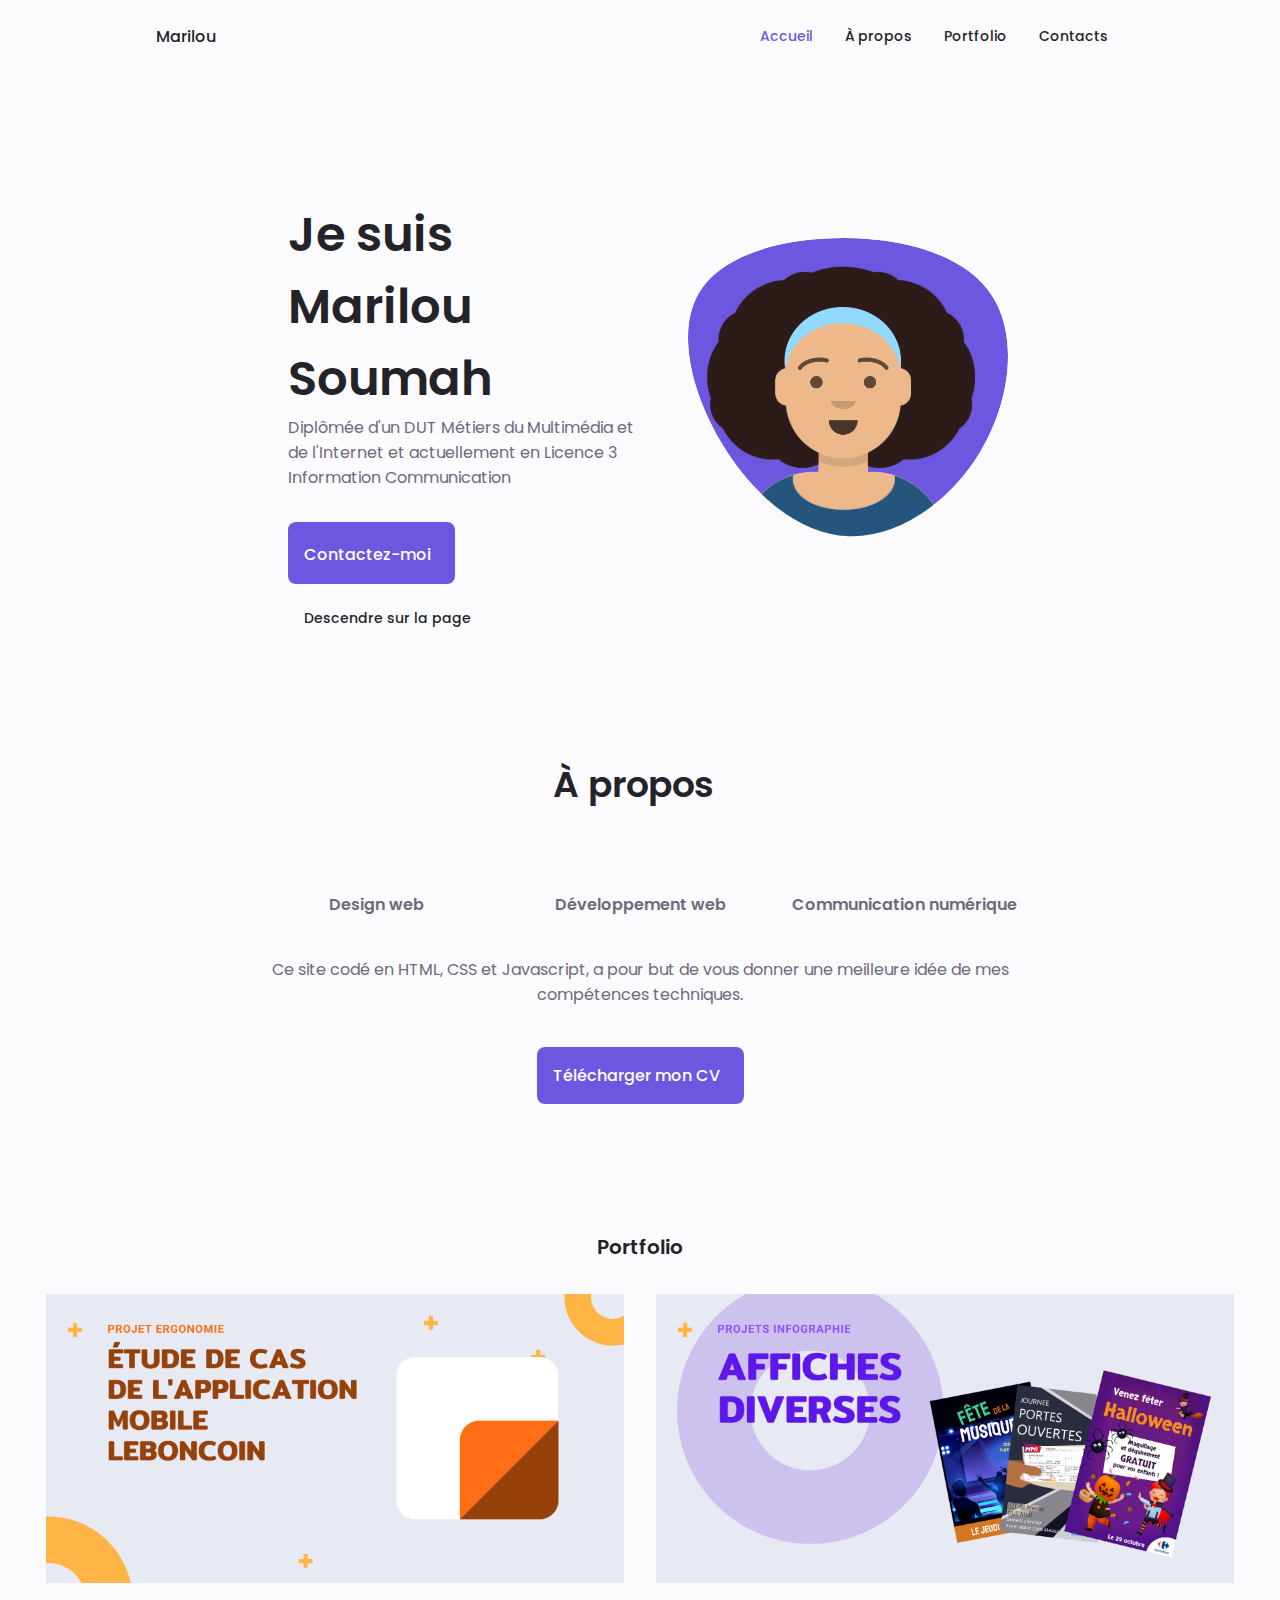
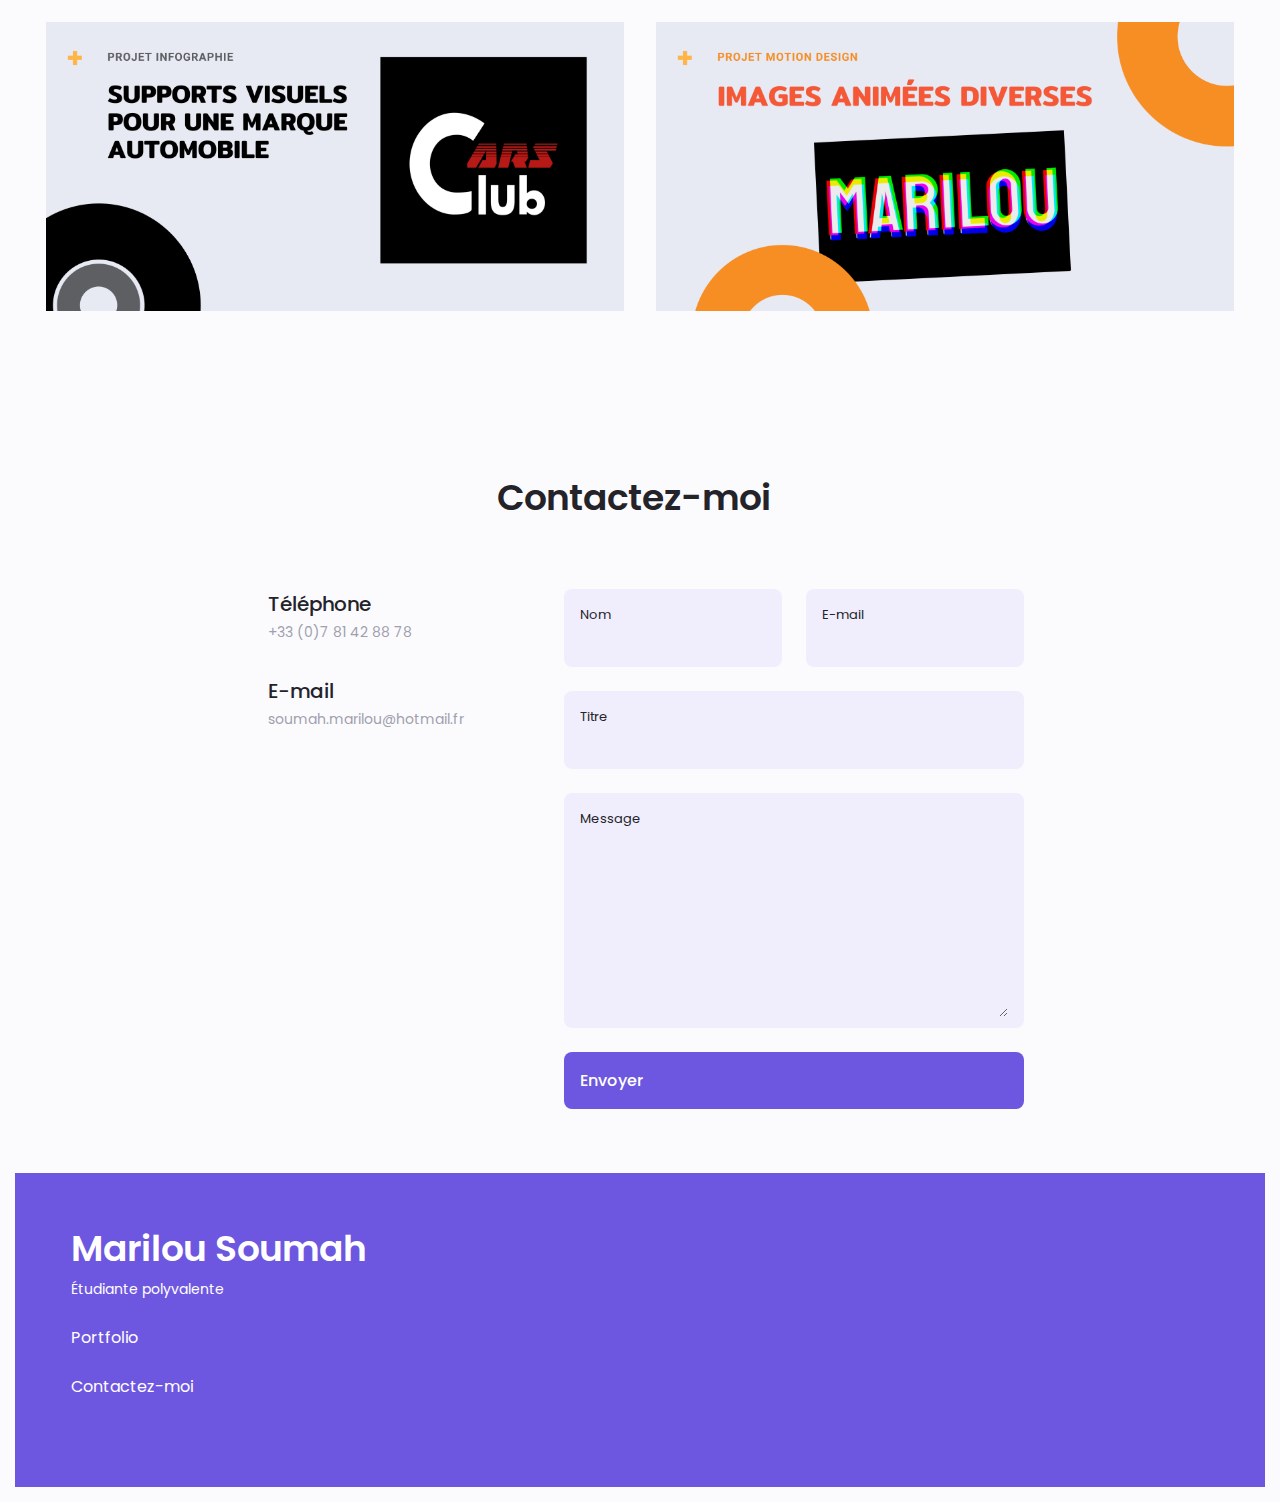
<file: index.html>
<!DOCTYPE html>
    <html lang="en">
    <head>
        <meta charset="UTF-8">
        <meta name="viewport" content="width=device-width, initial-scale=1.0">

        <!--==================== UNICONS ====================-->
        <link rel="stylesheet" href="https://unicons.iconscout.com/release/v4.0.0/css/line.css">
        
        <!--==================== SWIPER CSS ====================-->
        <link rel="stylesheet" href="">
        
        <!--==================== CSS ====================-->
        <link rel="stylesheet" href="assets/css/styles.css">

        <title>Responsive Portfolio Website</title>
    </head>
    <body>
        <!--==================== HEADER ====================-->
        <header class="header" id="header">
            <nav class="nav container">
              <a href="" class="nav_logo">Marilou</a>
            

            <div class="nav_menu" id="nav-menu">
                <ul class="nav_list grid">
                    <li class="nav_item">
                        <a href="#home" class="nav_link active-link">
                            <i class="uil uil-estate nav_icon"></i>Accueil
                        </a>
                    </li>
                    <li class="nav_item">
                        <a href="#about" class="nav_link">
                            <i class="uil uil-user nav_icon"></i>À  propos
                        </a>
                    </li>
                    <li class="nav_item">
                        <a href="#portfolio" class="nav_link">
                            <i class="uil uil-scenery nav_icon"></i> Portfolio
                        </a>
                    </li>
                    <li class="nav_item">
                        <a href="#contact" class="nav_link">
                            <i class="uil uil-envelope-check nav_icon"></i> Contacts
                        </a>
                    </li>
                </ul>
                <i class="uil uil-times nav_close" id="nav-close"></i>
            </div>

            <div class="nav_btns">
                <div class="nav_toggle" id="nav-toggle">
                    <i class="uil uil-apps"></i>
                </div>
            </div>
        </nav>
        </header>

        <!--==================== MAIN ====================-->
        <main class="main">
            <!--==================== HOME ====================-->
            <section class="home section" id="home">
                <div class="home_container container grid">
                    <div class="home_content grid">
                        <div class="home_social">
                            <a href="https://www.linkedin.com/in/marilou-soumah-67598a177" target="_blank" class="home_social-icon">
                               <i class="uil uil-linkedin"></i>
                            </a>
                        </div>

                        <div class="home_img">
                            <svg class="home_blob" viewBox="0 0 200 187" xmlns="http://www.w3.org/2000/svg" xmlns:xlink="http://www.w3.org/1999/xlink">
                                <mask id="mask0" mask-type="alpha">
                                    <path d="M190.312 36.4879C206.582 62.1187 201.309 102.826 182.328 134.186C163.346 165.547 
                                    130.807 187.559 100.226 186.353C69.6454 185.297 41.0228 161.023 21.7403 129.362C2.45775 
                                    97.8511 -7.48481 59.1033 6.67581 34.5279C20.9871 10.1032 59.7028 -0.149132 97.9666 
                                    0.00163737C136.23 0.303176 174.193 10.857 190.312 36.4879Z"/>
                                </mask>
                                <g mask="url(#mask0)">
                                    <path d="M190.312 36.4879C206.582 62.1187 201.309 102.826 182.328 134.186C163.346 
                                    165.547 130.807 187.559 100.226 186.353C69.6454 185.297 41.0228 161.023 21.7403 
                                    129.362C2.45775 97.8511 -7.48481 59.1033 6.67581 34.5279C20.9871 10.1032 59.7028 
                                    -0.149132 97.9666 0.00163737C136.23 0.303176 174.193 10.857 190.312 36.4879Z"/>
                                
                                    <image class="home_blob-img" x='12' y='18' href="assets/img/avatar.png"/>
                                </g>
                            </svg>
                        </div>

                        <div class="home_data">
                            <h1 class="home_title">Je suis Marilou Soumah</h1>
                            <p class="home_description">Diplômée d'un DUT Métiers du Multimédia et de l'Internet et actuellement en Licence 3 Information Communication
                            </p>
                            <a href="#contact" class="button button-flex">Contactez-moi
                                <i class="uil uil-envelope-check button_icon"></i>
                            </a>
                        </div>
                    </div>
                        <div class="home_scroll">
                            <a href="#about" class="home_scroll-button button--flex">
                                <i class="uil uil-mouse home_scroll-mouse"></i>
                                <span class="home_scroll-name">Descendre sur la page</span>
                                <i class="uil uil-arrow-down home_scroll-arrow"></i>
                            </a>
                        </div>
                    
                </div>
            </section>

            <!--==================== ABOUT ====================-->
            <section class="about section" id="about">
                <h2 class="section_title">À propos</h2>
                <div class="about_container container grid">
                    <div>
                    <div class="about_info">
                        <div>
                            <span class="about_info-title"><i class="uil uil-palette designweb_icon"></i></span>
                            <span class="about_info-name">Design web</span>
                        </div>
                        <div>
                            <span class="about_info-title"><i class="uil uil-brackets-curly devweb_icon"></i></span>
                            <span class="about_info-name">Développement web</span>
                        </div>
                        <div>
                            <span class="about_info-title"><i class="uil uil-comment comnum_icon"></i></span>
                            <span class="about_info-name">Communication numérique</span>
                        </div>
                    </div>
                    <div class="about_data">
                        <p class="about_description">Ce site codé en HTML, CSS et Javascript, a pour but de vous donner une meilleure idée de mes compétences techniques. </p>
                        <div class="about_button">
                            <a download="" href="assets/pdf/CV_Marilou-Soumah.pdf" class="button button--flex">Télécharger mon CV
                                <i class="uil uil-download-alt button_icon"></i>
                            </a>
                        </div>
                    </div>
                    </div>
                </div>
            </section>
                   

            <!--==================== PORTFOLIO ====================-->
            <section class="portfolio section" id="portfolio">

            <!-- title and tag -->
    <div class="container_portfolio">
        <h2 class="portfolio_title">Portfolio</h2>
  
        <!-- Content of the body-->
        <div class="row">
            <div class="column">
                <div class="content_portfolio">
                    <a href="projetergo.html"><img src="assets/img/ergonomie.png"
                        alt="" style="width:100%"></a>
                </div>
            </div>
             
            <div class="column">
                <div class="content_portfolio">
                    <a href="affiches.html"><img src="assets/img/infographie.png"
                        alt="" style="width:100%"></a>
                </div>
            </div>
             
            <div class="column">
                <div class="content_portfolio">
                    <a href="carsclub.html"><img src="assets/img/infographiecars.png"
                        alt="" style="width:100%"></a>
                </div>
            </div>
             
            <div class="column">
                <div class="content_portfolio">
                    <a href="motiondesign.html"><img src="assets/img/motiondesign.png"
                        alt="" style="width:100%"></a>
                </div>
            </div>
        </div>
    </div>
</section>

            <!--==================== CONTACT ME ====================-->
            <section class="contact section" id="contact">
                <h2 class="section_title">Contactez-moi</h2>
                <div class="contact_container container grid">
                    <div>
                        <div class="contact_information">
                            <i class="uil uil-phone contact_icon"></i>
                            <div>
                                <h3 class="contact_title">Téléphone</h3>
                                <span class="contact_subtitle">+33 (0)7 81 42 88 78</span>
                            </div>
                        </div>

                        <div class="contact_information">
                            <i class="uil uil-envelope contact_icon"></i>
                            <div>
                                <h3 class="contact_title">E-mail</h3>
                                <span class="contact_subtitle">soumah.marilou@hotmail.fr</span>
                            </div>
                        </div>
                    </div>
                    <div>
                    <form action="" class="contact_form grid">
                        <div class="contact_inputs grid">
                            <div class="contact_content">
                                <label for="" class="contact_label">Nom</label>
                                <input type="text" class="contact_input">
                            </div>
                            <div class="contact_content">
                                <label for="" class="contact_label">E-mail</label>
                                <input type="email" class="contact_input">
                            </div>
                        </div>
                            <div class="contact_content">
                                <label for="" class="contact_label">Titre</label>
                                <input type="text" class="contact_input">
                            </div>
                            <div class="contact_content">
                                <label for="" class="contact_label">Message</label>
                                <textarea name="" id="" cols="0" rows="7" class="contact_input"></textarea>
                            </div>
                            <a href="#" class="button button--flex">
                                Envoyer
                                <i class="uil uil-message button_icon"></i>
                            </a>
                        
                    </form>
                    </div>
                </div>
            </section>
        </main>

        <!--==================== FOOTER ====================-->
        <footer class="footer">
            <div class="footer_bg">
                <div class="footer_container container_grid">
                    <div>
                        <h1 class="footer_title">Marilou Soumah</h1>
                        <span class="footer_subtitle">Étudiante polyvalente</span>
                    </div>

                    <ul class="footer_links">
                        <li>
                            <a href="#portfolio" class="footer_link">Portfolio</a>
                        </li>
                        <li>
                            <a href="#contact" class="footer_link">Contactez-moi</a>
                        </li>
                    </ul>
            
                <div class="footer_socials">
                    <a href="https://www.linkedin.com/in/marilou-soumah-67598a177" target="_blank" class="footer_social">
                        <i class="uil uil-linkedin"></i>
                    </a>
                </div>
                </div>
            </div>
            <!--<p class="footer_copy">&#169; Marilou Soumah. Tout droits réservés</p>-->
        
        </footer>
        
        <!--==================== SCROLL TOP ====================-->
        <a href="#" class="scrollup" id="scroll-up">
            <i class="uil uil-arrow-circle-up scrollup_icon"></i>
        </a>

        <!--==================== SWIPER JS ====================-->
        <script src=""></script>

        <!--==================== MAIN JS ====================-->
        <script src="assets/js/main.js"></script>
    </body>
</html>
</file>
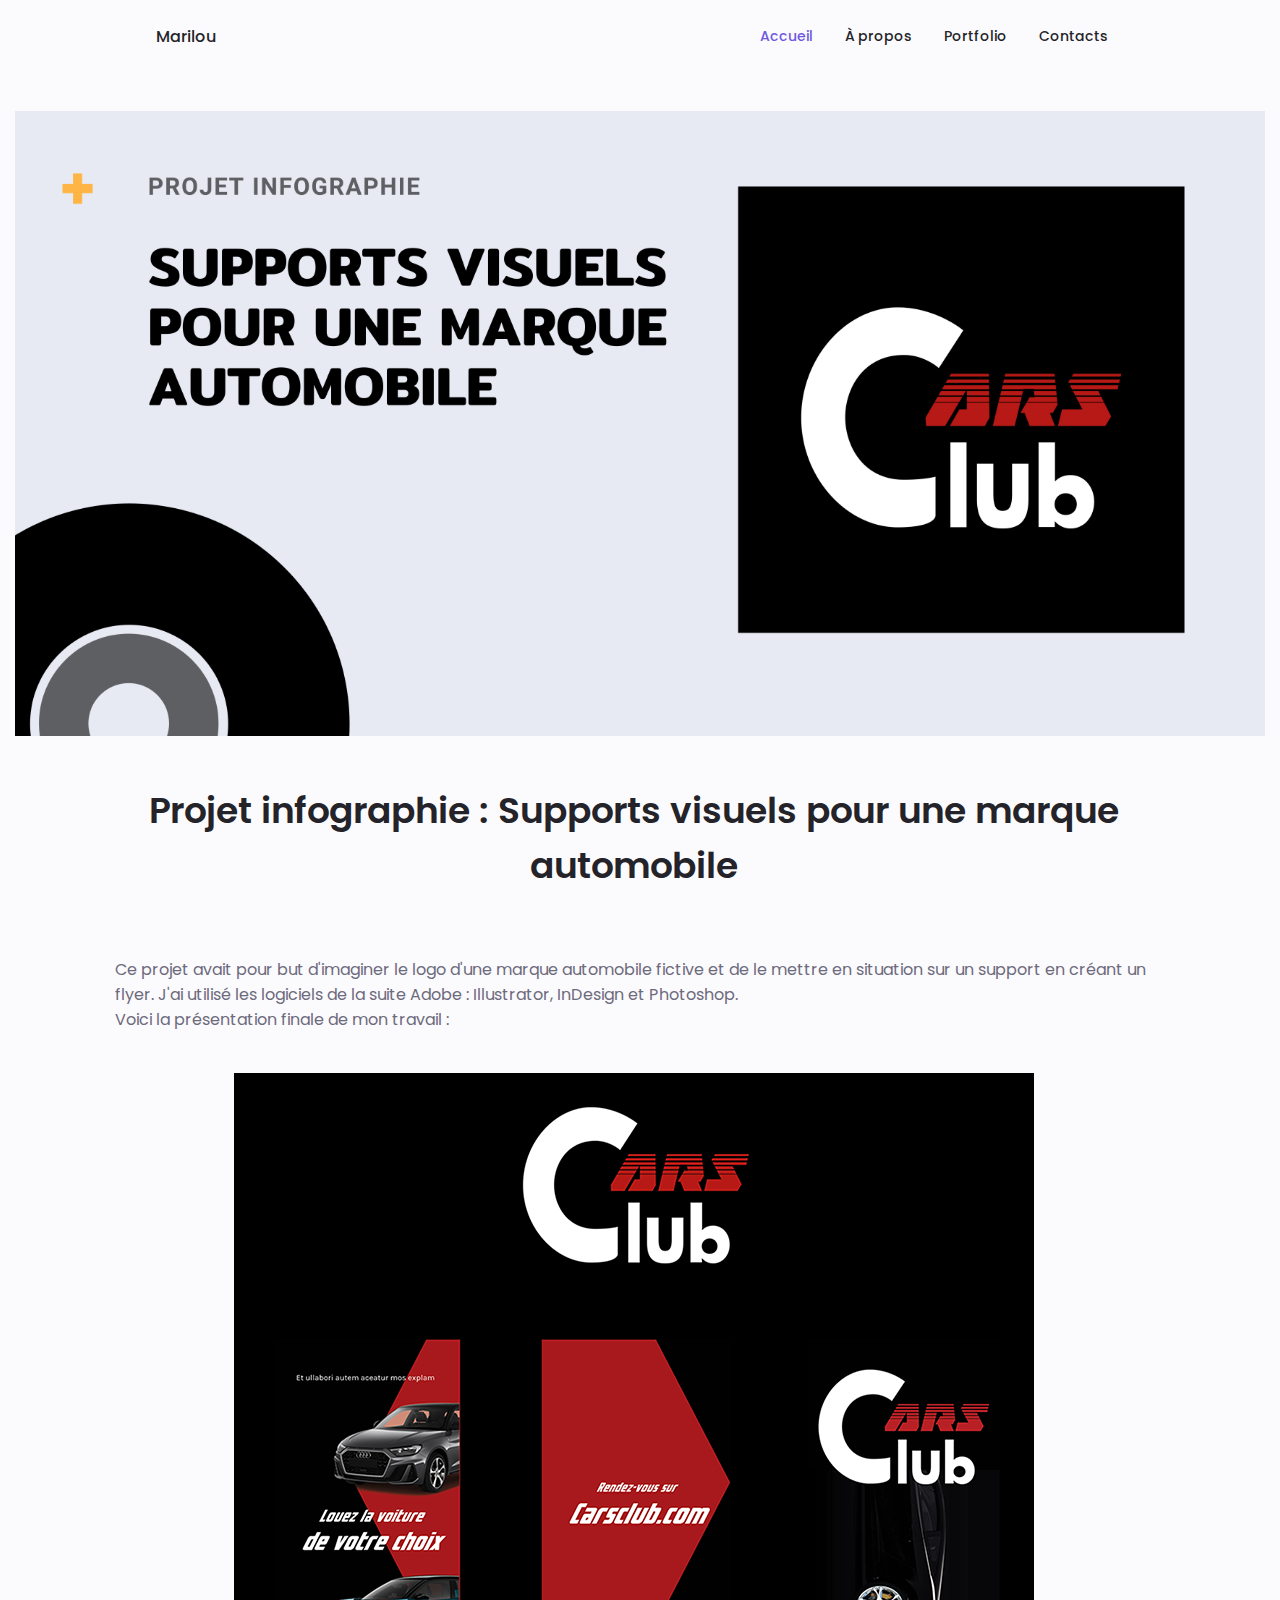
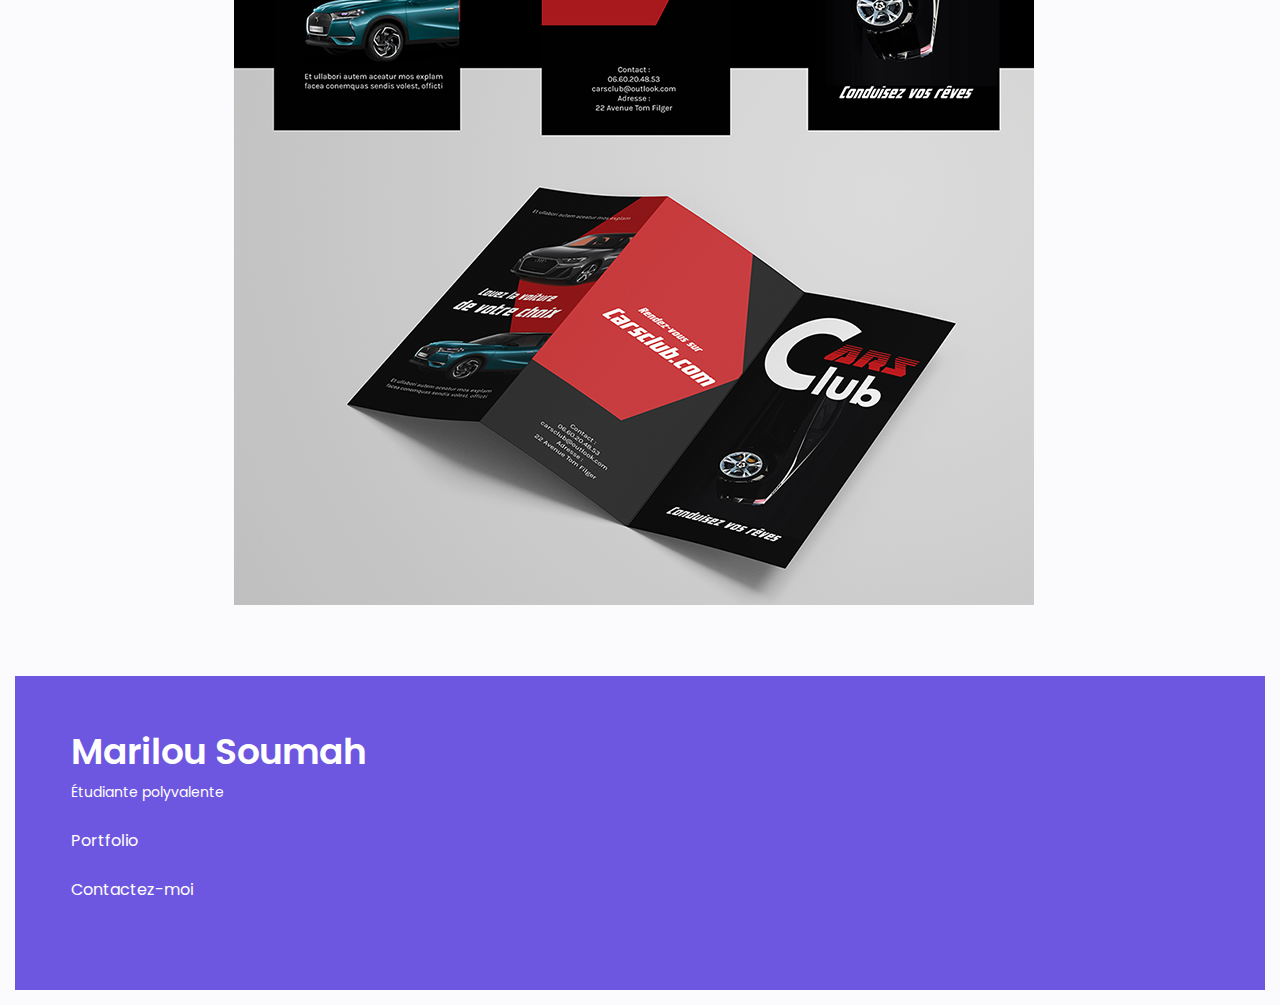
<file: carsclub.html>
<!DOCTYPE html>
    <html lang="en">
    <head>
        <meta charset="UTF-8">
        <meta name="viewport" content="width=device-width, initial-scale=1.0">

        <!--==================== UNICONS ====================-->
        <link rel="stylesheet" href="https://unicons.iconscout.com/release/v4.0.0/css/line.css">
        
        <!--==================== SWIPER CSS ====================-->
        <link rel="stylesheet" href="assets/css/swiper-bundle.min.css">
        
        <!--==================== CSS ====================-->
        <link rel="stylesheet" href="assets/css/styles.css">

        <title>Responsive Portfolio Website</title>
    </head>
    <body>
        <!--==================== HEADER ====================-->
        <header class="header" id="header">
            <nav class="nav container">
              <a href="" class="nav_logo">Marilou</a>
            

            <div class="nav_menu" id="nav-menu">
                <ul class="nav_list grid">
                    <li class="nav_item">
                        <a href="index.html" class="nav_link active-link">
                            <i class="uil uil-estate nav_icon"></i>Accueil
                        </a>
                    </li>
                    <li class="nav_item">
                        <a href="index.html" class="nav_link">
                            <i class="uil uil-user nav_icon"></i>À  propos
                        </a>
                    </li>
                    <li class="nav_item">
                        <a href="index.html" class="nav_link">
                            <i class="uil uil-scenery nav_icon"></i> Portfolio
                        </a>
                    </li>
                    <li class="nav_item">
                        <a href="index.html" class="nav_link">
                            <i class="uil uil-envelope-check nav_icon"></i> Contacts
                        </a>
                    </li>
                </ul>
                <i class="uil uil-times nav_close" id="nav-close"></i>
            </div>

            <div class="nav_btns">
                <div class="nav_toggle" id="nav-toggle">
                    <i class="uil uil-apps"></i>
                </div>
            </div>
        </nav>
        </header>

            <!--==================== HOME ====================-->

            <section class="portfolio section" id="portfolio">
                    
                <img class="img_article" src="assets/img/infographiecars.png"
                    alt="" style="width:100%"><br>
                <h2 class="section_title">Projet infographie : Supports visuels pour une marque automobile</h2>

                <div class="texte_article">
                    <div class="paragraphe">
                    <p>Ce projet avait pour but d'imaginer le logo d'une marque automobile fictive et de le mettre en situation sur un support en créant un flyer. J'ai utilisé les logiciels de la suite Adobe : Illustrator, InDesign et Photoshop.</br>
                        Voici la présentation finale de mon travail :
                    </p>
                    </div>
                </br>
                <div class="imagecars">
                    <img src="assets/img/CarsClub_Marilou_Soumah.png">
                </div>
        </section>
                
                       

        <!--==================== FOOTER ====================-->
        <footer class="footer">
            <div class="footer_bg">
                <div class="footer_container container_grid">
                    <div>
                        <h1 class="footer_title">Marilou Soumah</h1>
                        <span class="footer_subtitle">Étudiante polyvalente</span>
                    </div>

                    <ul class="footer_links">
                        <li>
                            <a href="index.html" class="footer_link">Portfolio</a>
                        </li>
                        <li>
                            <a href="index.html" class="footer_link">Contactez-moi</a>
                        </li>
                    </ul>
            
                <div class="footer_socials">
                    <a href="https://www.linkedin.com/in/marilou-soumah-67598a177" target="_blank" class="footer_social">
                        <i class="uil uil-linkedin"></i>
                    </a>
                </div>
                </div>
            </div>
            <!--<p class="footer_copy">&#169; Marilou Soumah. Tout droits réservés</p>-->
        
        </footer>
        
        <!--==================== SCROLL TOP ====================-->
        <a href="#" class="scrollup" id="scroll-up">
            <i class="uil uil-arrow-circle-up scrollup_icon"></i>
        </a>

        <!--==================== SWIPER JS ====================-->
        <script src="assets/js/swiper-bundle.min.js"></script>

        <!--==================== MAIN JS ====================-->
        <script src="assets/js/main.js"></script>
    </body>
</html>
</file>
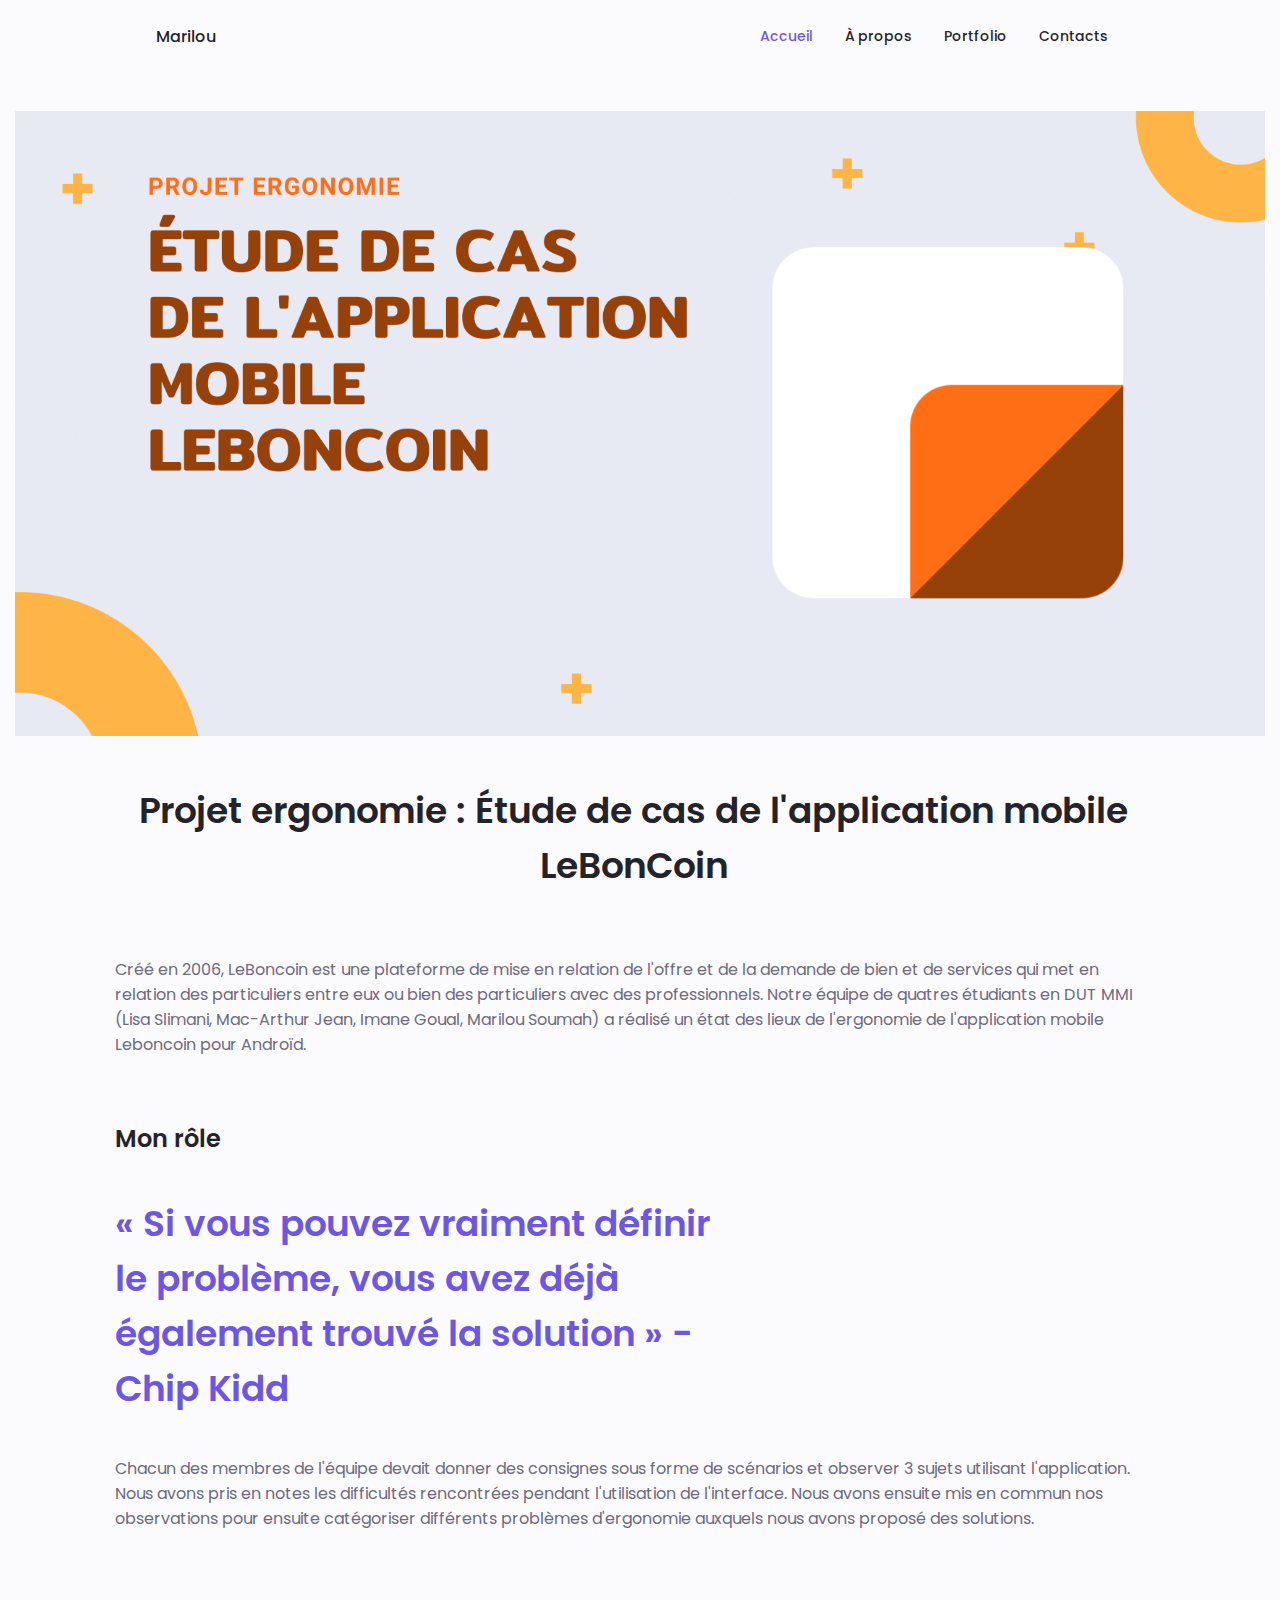
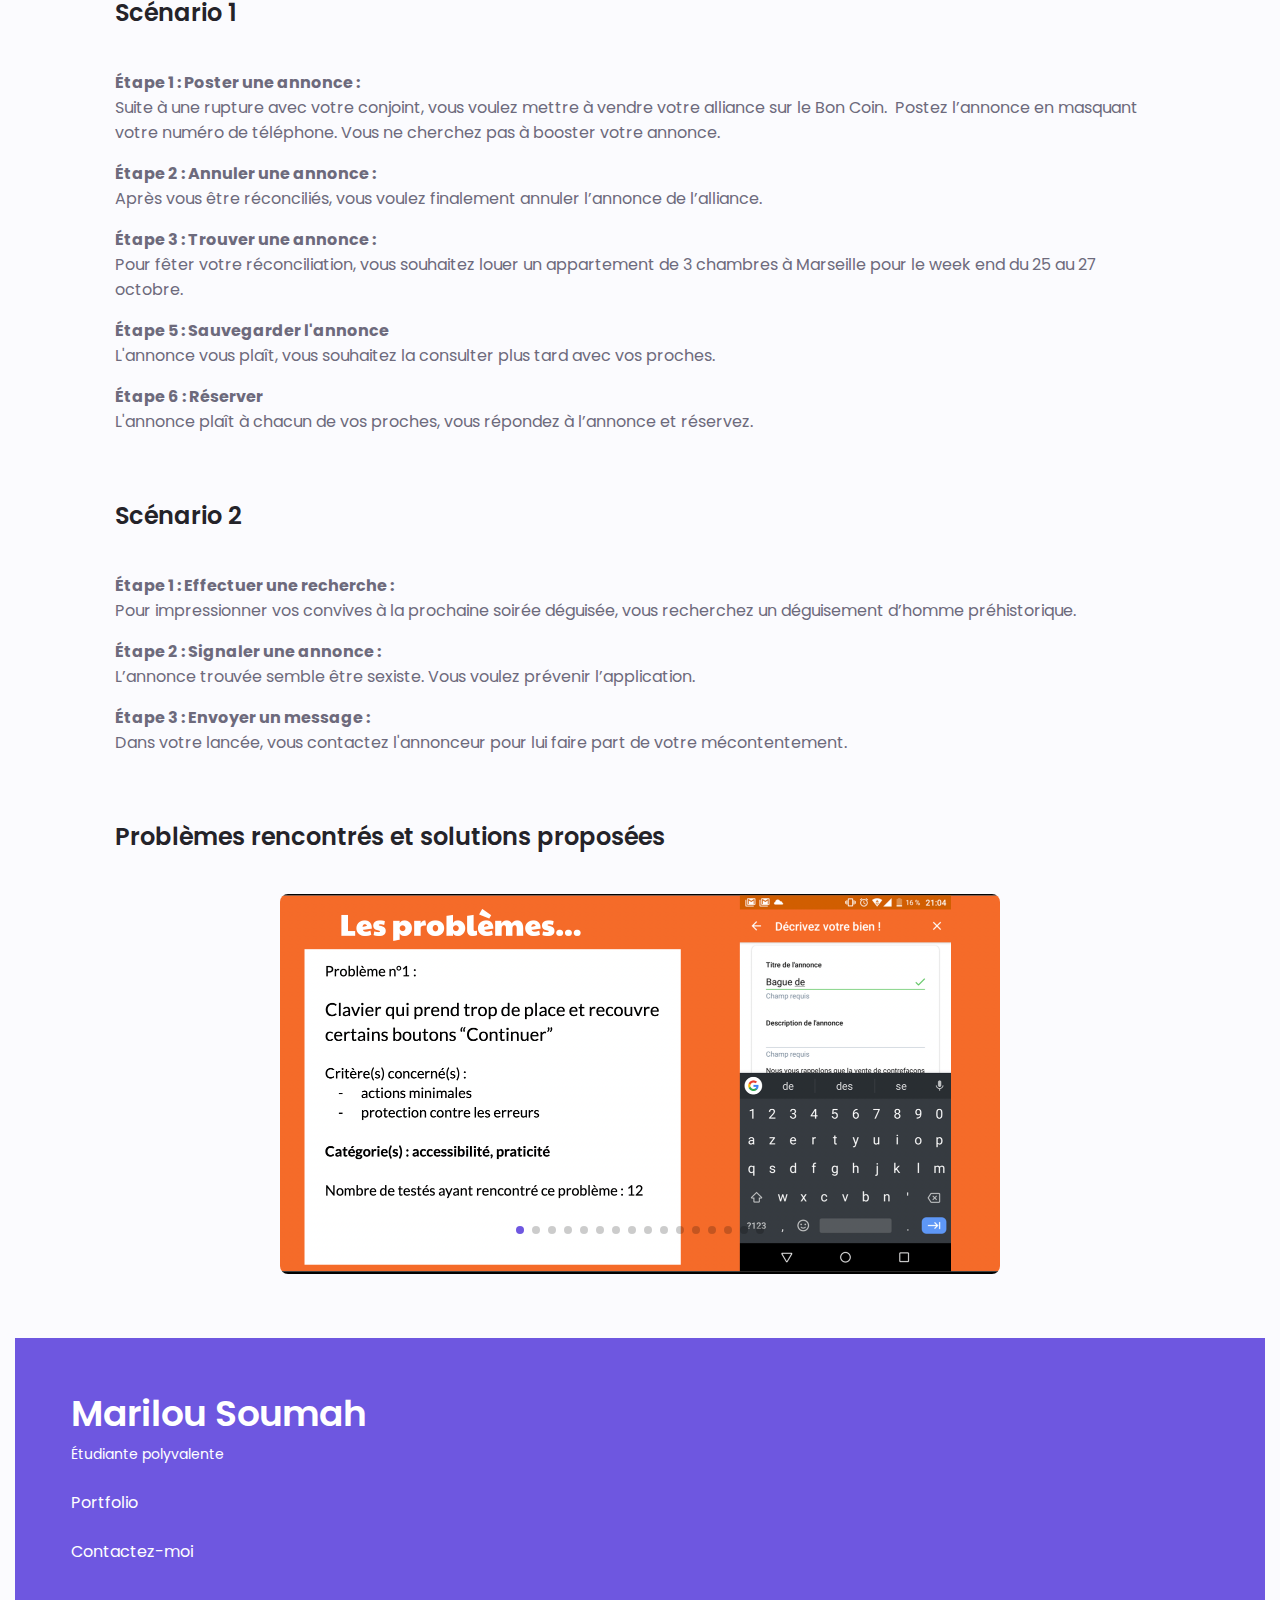
<file: projetergo.html>
<!DOCTYPE html>
    <html lang="en">
    <head>
        <meta charset="UTF-8">
        <meta name="viewport" content="width=device-width, initial-scale=1.0">

        <!--==================== UNICONS ====================-->
        <link rel="stylesheet" href="https://unicons.iconscout.com/release/v4.0.0/css/line.css">
        
        <!--==================== SWIPER CSS ====================-->
        <link rel="stylesheet" href="assets/css/swiper-bundle.min.css">
        
        <!--==================== CSS ====================-->
        <link rel="stylesheet" href="assets/css/styles.css">

        <title>Responsive Portfolio Website</title>
    </head>
    <body>
        <!--==================== HEADER ====================-->
        <header class="header" id="header">
            <nav class="nav container">
              <a href="" class="nav_logo">Marilou</a>
            

            <div class="nav_menu" id="nav-menu">
                <ul class="nav_list grid">
                    <li class="nav_item">
                        <a href="index.html" class="nav_link active-link">
                            <i class="uil uil-estate nav_icon"></i>Accueil
                        </a>
                    </li>
                    <li class="nav_item">
                        <a href="index.html" class="nav_link">
                            <i class="uil uil-user nav_icon"></i>À  propos
                        </a>
                    </li>
                    <li class="nav_item">
                        <a href="index.html" class="nav_link">
                            <i class="uil uil-scenery nav_icon"></i> Portfolio
                        </a>
                    </li>
                    <li class="nav_item">
                        <a href="index.html" class="nav_link">
                            <i class="uil uil-envelope-check nav_icon"></i> Contacts
                        </a>
                    </li>
                </ul>
                <i class="uil uil-times nav_close" id="nav-close"></i>
            </div>

            <div class="nav_btns">
                <div class="nav_toggle" id="nav-toggle">
                    <i class="uil uil-apps"></i>
                </div>
            </div>
        </nav>
        </header>

            <!--==================== HOME ====================-->
            <section class="portfolio section" id="portfolio">
                    
                    <img class="img_article" src="assets/img/ergonomie.png"
                        alt="" style="width:100%">
                    <h2 class="section_title">Projet ergonomie : Étude de cas de l'application mobile LeBonCoin</h2>

                    <div class="texte_article">
                        <div class="paragraphe">
                        <p>
                            Créé en 2006, LeBoncoin est une plateforme de mise en relation de l'offre et de la demande de bien et de services qui met en relation des particuliers entre eux ou bien des particuliers avec des professionnels.
                            Notre équipe de quatres étudiants en DUT MMI (Lisa Slimani, Mac-Arthur Jean, Imane Goual, Marilou Soumah) a réalisé un état des lieux de l'ergonomie de l'application mobile Leboncoin pour Androïd.</p>
                        </div>
                        <h3 class="titre_paragraphe">Mon rôle</h3>
                        <h3 class="citation">« Si vous pouvez vraiment définir le problème, vous avez déjà également trouvé la solution » -Chip Kidd</h3>
                        <div class="paragraphe">
                        <p>Chacun des membres de l'équipe devait donner des consignes sous forme de scénarios et observer 3 sujets utilisant l'application. Nous avons pris en notes les difficultés rencontrées pendant l'utilisation de l'interface. Nous avons ensuite mis en commun nos observations pour ensuite catégoriser différents problèmes d'ergonomie auxquels nous avons proposé des solutions.
                        </p>
                        </div>
                        <h3 class="titre_paragraphe"> Scénario 1</h3>
                        
                        <p>
                            <div class="paragraphe">
                            <strong>Étape 1 : Poster une annonce : </strong> </br>
                            Suite à une rupture avec votre conjoint, vous voulez mettre à vendre votre alliance sur le Bon Coin. 
                            Postez l’annonce en masquant votre numéro de téléphone. Vous ne cherchez pas à booster votre annonce.</br>
                            </div>
                            <div class="paragraphe">
                            <strong>Étape 2 : Annuler une annonce : </strong></br>
                            Après vous être réconciliés, vous voulez finalement annuler l’annonce de l’alliance.</br>
                            </div>
                            <div class="paragraphe">
                            <strong>Étape 3 : Trouver une annonce : </strong></br>
                            Pour fêter votre réconciliation, vous souhaitez louer un appartement de 3 chambres à Marseille pour le week end du 25 au 27 octobre. </br>
                            </div>
                            <div class="paragraphe">
                            <strong>Étape 5 : Sauvegarder l'annonce </strong></br>
                            L'annonce vous plaît, vous souhaitez la consulter plus tard avec vos proches.</br>
                            </div>
                            <div class="paragraphe">
                            <strong>Étape 6 : Réserver</strong></br>
                            L'annonce plaît à chacun de vos proches, vous répondez à l’annonce et réservez.</p>
                            </div>
                        <h3 class="titre_paragraphe">Scénario 2</h3>
                        <p>
                            <div class="paragraphe">
                            <strong>Étape 1 : Effectuer une recherche : </strong></br>
                            Pour impressionner vos convives à la prochaine soirée déguisée, vous recherchez un déguisement d’homme préhistorique. </br>
                            </div>
                            <div class="paragraphe">
                            <strong>Étape 2 : Signaler une annonce : </strong> </br>
                            L’annonce trouvée semble être sexiste. Vous voulez prévenir l’application.</br>
                            </div>
                            <div class="paragraphe">
                            <strong>Étape 3 : Envoyer un message : </strong> </br>
                            Dans votre lancée, vous contactez l'annonceur pour lui faire part de votre mécontentement.</p>
                            </div>

                        <h3 class="titre_paragraphe">Problèmes rencontrés et solutions proposées</h3>
                        
                    </div>
                <div class="portfolio_container container swiper_container">
                    <div class="swiper-wrapper">
                        <!--=================PORTFOLIO 1================-->
                        <div class="portfolio_content grid swiper-slide">
                            <img src="assets/img/probleme1.png" alt="" class="portfolio_img">
                        </div>
                        <!--=================PORTFOLIO 2================-->
                        <div class="portfolio_content grid swiper-slide">
                            <img src="assets/img/solution1.png" alt="" class="portfolio_img">
                        </div>
                        <!--=================PORTFOLIO 3================-->
                        <div class="portfolio_content grid swiper-slide">
                            <img src="assets/img/probleme2.png" alt="" class="portfolio_img">
                        </div>
                        <!--=================PORTFOLIO 4================-->
                        <div class="portfolio_content grid swiper-slide">
                            <img src="assets/img/solution2.png" alt="" class="portfolio_img">
                        </div>
                        <!--=================PORTFOLIO 5================-->
                        <div class="portfolio_content grid swiper-slide">
                            <img src="assets/img/probleme3.png" alt="" class="portfolio_img">
                        </div>
                        <!--=================PORTFOLIO 6================-->
                        <div class="portfolio_content grid swiper-slide">
                            <img src="assets/img/solution3.png" alt="" class="portfolio_img">
                        </div>
                        <!--=================PORTFOLIO 7================-->
                        <div class="portfolio_content grid swiper-slide">
                            <img src="assets/img/probleme4.png" alt="" class="portfolio_img">
                        </div>
                        <!--=================PORTFOLIO 8================-->
                        <div class="portfolio_content grid swiper-slide">
                            <img src="assets/img/solution4.png" alt="" class="portfolio_img">
                        </div>
                        <!--=================PORTFOLIO 9================-->
                        <div class="portfolio_content grid swiper-slide">
                            <img src="assets/img/probleme5.png" alt="" class="portfolio_img">
                        </div>
                        <!--=================PORTFOLIO 10================-->
                        <div class="portfolio_content grid swiper-slide">
                            <img src="assets/img/solution5.png" alt="" class="portfolio_img">
                        </div>
                        <!--=================PORTFOLIO 11================-->
                        <div class="portfolio_content grid swiper-slide">
                            <img src="assets/img/probleme6.png" alt="" class="portfolio_img">
                        </div>
                        <!--=================PORTFOLIO 12================-->
                        <div class="portfolio_content grid swiper-slide">
                            <img src="assets/img/solution6.png" alt="" class="portfolio_img">
                        </div>
                        <!--=================PORTFOLIO 13================-->
                        <div class="portfolio_content grid swiper-slide">
                            <img src="assets/img/probleme7.png" alt="" class="portfolio_img">
                        </div>
                        <!--=================PORTFOLIO 14================-->
                        <div class="portfolio_content grid swiper-slide">
                            <img src="assets/img/solution7.png" alt="" class="portfolio_img">
                        </div>
                        <!--=================PORTFOLIO 15================-->
                        <div class="portfolio_content grid swiper-slide">
                            <img src="assets/img/probleme8.png" alt="" class="portfolio_img">
                        </div>
                        <!--=================PORTFOLIO 16================-->
                        <div class="portfolio_content grid swiper-slide">
                            <img src="assets/img/solution8.png" alt="" class="portfolio_img">
                        </div>

                    </div>
                    <!--======Add arrows======-->
                    <div class="swiper-button-next">
                        <i class="uil uil-angle-right-b swiper-portfolio-icon"></i>
                    </div>
                    <div class="swiper-button-prev">
                        <i class="uil uil-angle-left-b swiper-portfolio-icon"></i>
                    </div>
                    <!--======Add pagination======-->
                    <div class="swiper-pagination"></div>

                </div>
            </section>
           
                
                       

        <!--==================== FOOTER ====================-->
        <footer class="footer">
            <div class="footer_bg">
                <div class="footer_container container_grid">
                    <div>
                        <h1 class="footer_title">Marilou Soumah</h1>
                        <span class="footer_subtitle">Étudiante polyvalente</span>
                    </div>

                    <ul class="footer_links">
                        <li>
                            <a href="index.html" class="footer_link">Portfolio</a>
                        </li>
                        <li>
                            <a href="index.html" class="footer_link">Contactez-moi</a>
                        </li>
                    </ul>
            
                <div class="footer_socials">
                    <a href="https://www.linkedin.com/in/marilou-soumah-67598a177" target="_blank" class="footer_social">
                        <i class="uil uil-linkedin"></i>
                    </a>
                </div>
                </div>
            </div>
            <!--<p class="footer_copy">&#169; Marilou Soumah. Tout droits réservés</p>-->
        
        </footer>
        
        <!--==================== SCROLL TOP ====================-->
        <a href="#" class="scrollup" id="scroll-up">
            <i class="uil uil-arrow-circle-up scrollup_icon"></i>
        </a>

        <!--==================== SWIPER JS ====================-->
        <script src="assets/js/swiper-bundle.min.js"></script>

        <!--==================== MAIN JS ====================-->
        <script src="assets/js/main.js"></script>
    </body>
</html>
</file>
<file: assets/css/styles.css>
/*==================== GOOGLE FONTS ====================*/
@import url('https://fonts.googleapis.com/css2?family=Poppins:wght@400;500;600&display=swap');

/*==================== VARIABLES CSS ====================*/
:root {
    --header-height: 3rem;

    /*========== Colors ==========*/
    /* Change favorite color */
    --hue-color: 250; /*Purple 250 - Green 142 - Blue 230 - Pink 340*/

    /* HSL color mode */
    --first-color: hsl(var(--hue-color), 69%, 61%);
    --first-color-second: hsl(var(--hue-color), 69%, 61%);
    --first-color-alt: hsl(var(--hue-color), 57%, 53%);
    --first-color-lighter: hsl(var(--hue-color), 92%, 85%);
    --title-color: hsl(var(--hue-color), 8%, 15%);
    --text-color: hsl(var(--hue-color), 8%, 45%);
    --text-color-light: hsl(var(--hue-color), 8%, 65%);
    --input-color: hsl(var(--hue-color), 70%, 96%);
    --body-color: hsl(var(--hue-color), 60%, 99%);
    --container-color: #FFF;
    --scroll-bar-color: hsl(var(--hue-color), 12%, 90%);
    --scroll-thumb-color: hsl(var(--hue-color), 12%, 80%);

    /*========== Font and typography ==========*/
    --body-font: 'Poppins', sans-serif;

    /* .5rem = 8px, 1rem = 16px, 1.5rem = 24px ... */
    --big-font-size: 2rem;
    --h1-font-size: 1.5rem;
    --h2-font-size: 1.25rem;
    --h3-font-size: 1.125rem;
    --normal-font-size: .938rem;
    --small-font-size: .813rem;
    --smaller-font-size: .75rem;

    /*========== Font weight ==========*/
    --font-medium: 500;
    --font-semi-bold: 600;

    /*========== Margenes Bottom ==========*/
    /* .25rem = 4px, .5rem = 8px, .75rem = 12px ... */
    --mb-0-25: .25rem;
    --mb-0-5: .5rem;
    --mb-0-75: .75rem;
    --mb-1: 1rem;
    --mb-1-5: 1.5rem;
    --mb-2: 2rem;
    --mb-2-5: 2.5rem;
    --mb-3: 3rem;

    /*========== z index ==========*/
    --z-tooltip: 10;
    --z-fixed: 100;
    --z-modal: 1000;
}

/* Font size for large devices */
@media screen and (min-width: 968px) {
    :root {
        --big-font-size: 3rem;
        --h1-font-size: 2.25rem;
        --h2-font-size: 1.5rem;
        --h3-font-size: 1.25rem;
        --normal-font-size: 1rem;
        --small-font-size: .875rem;
        --smaller-font-size: .813rem;
    }
}

/*========== Variables Dark theme ==========*/


/*========== Button Dark/Light ==========*/


/*==================== BASE ====================*/
*{
    box-sizing: border-box;
    padding : 0;
    margin : 0;
}

html {
    scroll-behavior: smooth; 
}

body{
    margin: 0 0 var(--header-height) 0; 
    font-family: var(--body-font);
    font-size: var(--normal-font-size);
    background-color: var(--body-color);
    color : var(--text-color)
}

h1, h2, h3, h4{
    color: var(--title-color);
    font-weight: var(--font-semi-bold);
}

ul {
    list-style: none;
}

a {
    text-decoration: none;
}

img {
    max-width: 100%;
    height: auto;
}
/*==================== REUSABLE CSS CLASSES ====================*/
.section {
    padding: 2rem 0 4rem;
}

.section_title {
    font-size: var(--h1-font-size);
}

.section_subtitle {
    display: block;
    font-size: var--(--small-font-size);
    margin-bottom: var(--mb-3);
}

.section_title,
.section_subtitle {
    text-align: center;
}

/*==================== LAYOUT ====================*/
.container {
    max-width: 768px;
    margin-left: var(--mb-1-5);
    margin-right: var(--mb-1-5);
}

.grid {
   display :grid;
   gap: 1.5rem;
}

.header {
    width: 100%;
    position: fixed;
    bottom: 0;
    left: 0;
    z-index: var(--z-fixed);
    background-color: var(--body-color);
 }

/*==================== NAV ====================*/
.nav {
    max-width: 968px;
    height: var(--header-height);
    display: flex;
    justify-content: space-between;
    align-items: center;
 }

 .nav_logo,
 .nav_toggle {
    color: var(--title-color);
    font-weight: var(--font-medium)
 }

 .nav_logo:hover {
    color: var(--first-color);
 }

 .nav_toggle {
     font-size: 1.1rem;
     cursor: pointer;
    }

    .nav_toggle:hover {
        color: var(--first-color);
     }

@media screen and (max-width: 767px){
    .nav_menu {
        position: fixed;
        bottom: -100%;
        left: 0;
        width: 100%;
        background-color: var(--body-color);
        padding: 2rem 1.5rem 4rem;
        box-shadow: 0 -1px 4px rgba(0,0,0,15);
        border-radius: 1.5rem 1.5rem 0 0;
        transition: .3s;
    }
}

.nav_list {
    grid-template-columns: repeat(3, 1fr);
    gap : 2rem;
}

.nav_link {
display: flex;
flex-direction: column;
align-items: center;
font-size: var(--small-font-size);
color: var(--title-color);
font-weight: var(--font-medium);
}

.nav_link :hover {
    color: var(--first-color);
}

.nav_icon {
    font-size: 1.2rem;
}

.nav_close {
    position: absolute;
    right: 1.3rem;
    bottom: .5rem;
    font-size: 1.5rem;
    cursor: pointer;
    color: var(--first-color);
}

.nav_close :hover {
    color: var(--first-color);
}
/* show menu */
.show-menu {
    bottom: 0;
}

/* Active link */
.active-link {
    color: var(--first-color);
}

/* Change background header */
.scroll-header {
    box-shadow: 0 -1px 4px rgba(0, 0, 0, .15);
}

/*==================== HOME ====================*/
.home_container {
    gap: 1rem;
}

.home_content {
    grid-template-columns: .5fr 3fr;
    padding-top: 3.5rem;
    align-items: center;
}

.home_social {
    display: grid;
    grid-template-columns: max-content;
    row-gap: 1rem;
}

.home_social-icon {
    font-size: 2rem;
    color: var(--first-color);
    row-gap: 1rem;
}

.home_social-icon:hover{
    color: var(--first-color-alt);
}

.home_blob {
    width: 200px;
    fill: var(--first-color);
}

.home_blob-img {
    width: 170px;
    fill: var(--first-color);
}

.home_data {
    grid-column: 1/3;
}

.home_title {
    font-size: var(--big-font-size);
}

.home_subtitle {
    font-size: var(--h3-font-size);
    color: var(--text-color);
    font-weight: var(--font-medium);
    margin-bottom: var(--mb-0-75);
}

.home_description {
    margin-bottom: var(--mb-2);

}

.home_scroll {
    /*mettre en commentaire pour faire réapparaître le descendre*/
    display: none;
}

.home_scroll-button {
    color: var(--first-color);
    transition: .3s;
}

.home_scroll-button:hover {
    transform: translateY(.25rem);
}

.home_scroll-mouse {
    font-size: 2rem;
}

.home_scroll-name {
    font-size: var(--small-font-size);
    color : var(--title-color);
    font-weight: var(--font-medium);
    margin-right: var(--mb-0-25);
}

.home_scroll-arrow {
    font-size: 1.25rem;
}
/*==================== BUTTONS ====================*/
.button {
    display: inline-block;
    background-color: var(--first-color);
    color: #FFF;
    padding: 1rem;
    border-radius: .5rem;
    font-weight: var(--font-medium);
}

.button:hover {
    background-color: var(--first-color-alt);
}

.button_icon {
    font-size: 1.25rem;
    margin-left: var(--mb-0-5);
    transition: .3s;
}

.button--flex {
    display: inline-flex;
    align-items: center;
}

/*==================== ABOUT ====================*/
.section_title {
    margin-bottom: var(--mb-2-5);
}

.about_description {
    text-align: center;
    margin-bottom: var(--mb-2-5);
}

/*.about_info {
    display: flex;
    justify-content: space-evenly;
    margin-bottom: var(--mb-2-5);
}*/
.about_info {
    display : grid;
    grid-template-columns: repeat(3, 1fr);
    gap: 1.5rem;
}

/*.about_info-name {
    font-size: var(--smaller-font-size);
    justify-content: space-evenly;
    margin-bottom: var(--mb-2-5);
}*/

.about_info-title {
    display: block;
    text-align: center;
    margin-bottom: var(--mb-1);
    font-size : 3rem;
    color: var(--first-color);
}
.about_info-name {
    display: block;
    text-align: center;
    justify-content: space-evenly;
    margin-bottom: var(--mb-2-5);
    font-weight: var(--font-semi-bold);
    font-size: var(--h4-font-size);
}

.about_button {
    display: flex;
    justify-content: center;
}


/*==================== PORTFOLIO ====================*/
.portfolio_title {
    font-size: var(--h2-font-size);
}

/*.ligne1,
.ligne2 {
    display: flex;
}*/
/* wildcard styling */

/*ça change rien j'ai l'impression:*/
/** {
    box-sizing: border-box;
}*/
 
/* padding for whole body */
body {
    padding: 15px;
}
 
/* styling body */
.container_portfolio {
    max-width: 1200px;
    margin: auto;
}
 
.portfolio_title {
text-align: center;
font-size: var(--h1-font-size);
margin-bottom: var(--mb-2-5);
}

/* row and column decoration */
.row {
    margin: 0px -18px;
    padding: 8px;
}
 
.row > .column {
    padding: 6px;
}

.column {
    float: left;
    width: 50%;
}
 
.row:after {
    content: "";
    display: table;
    clear: both;
}
 
/* content decoration */
.content_portfolio {
    padding: 10px;
}
 
/* window size 850 width set */
@media screen and (max-width: 850px) {
    .column {
        width: 100%;
    }
}

/* window size 400 width set */
@media screen and (max-width: 400px) {
    .column {
        width: 100%;
    }
}


/*==================== CONTACT ME ====================*/
.section_title {
    margin-bottom: 4rem;
}


.contact_information {
    display: flex;
    margin-bottom: var(--mb-2);
}

.contact_icon {
    font-size: 2rem;
    color: var(--first-color);
    margin-right: var(--mb-0-75);
}

.contact_title {
    font-size: var(--h3-font-size);
    font-weight: var(--font-medium);
}

.contact_subtitle {
    font-size: var(--small-font-size);
    color : var(--text-color-light)
}

.contact_content {
    background-color : var(--input-color);
    border-radius : .5rem;
    padding: .75rem 1rem .25rem;
}


.contact_label {
    font-size: var(--smaller-font-size);
    color: var(--title-color);
}

.contact_input {
    width: 100%;
    background-color: var(--input-color);
    color : var(--text-color);
    font-family: var(--body-color);
    font-size: var(--normal-font-size);
    border: none;
    outline: none;
    padding: .25rem .5rem .5rem 0;
}
/*==================== FOOTER ====================*/
.footer {
    padding-top: 2rem;
}

.footer_container {
margin-left: 3.5rem;
margin-bottom: 2rem;
}

.footer_bg {
    background-color: var(--first-color-second);
    padding : 2rem 0 3rem;
    }

.footer_title {
    font-size: var(--h1-font-size);
    }

.footer_subtitle {
font-size: var(--small-font-size);
    }


.footer_links {
    display: flex;
    flex-direction: column;
    row-gap: 1.5rem;
    margin-top: 1.5rem;
    margin-bottom: 1.5rem;
    }

.footer_link:hover {
    color: var(--first-color-lighter);
    }

.footer_social {
    font-size: 1.25rem;
        }

.footer_social:hover {
    color: var(--first-color-lighter);
    }

.footer_title,
.footer_subtitle,
.footer_link,
.footer_social {
    color: #FFF;
    }
/*========== SCROLL UP ==========*/
.scrollup {
    position: fixed;
    right: 1rem;
    bottom: -20%;
    background-color: var(--first-color);
    opacity: .8;
    padding: 0 .3rem;
    border-radius: .4rem;
    z-index: var(--z-tooltip);
    transition: .4s;

    }

.scrollup:hover {
    background-color: var(--first-color-alt);
    }

.scrollup_icon {
    font-size: 1.5rem;
    color: #FFF;
    }
/* Show scroll */
.show-scroll {
    bottom : 5rem;
    }

/*========== SCROLL BAR ==========*/
::webkit-scrollbar {
    width: .60rem;
    background-color: var(--scroll-bar-color);
    border-radius : .5rem;
    }

::webkit-scrollbar-thumb {
    background-color: var(--scroll-thumb-color);
    border-radius: .5rem;

    }

::webkit-scrollbar-thumb:hover {
    background-color: var(--text-color-light);
    }


/*==================== MEDIA QUERIES ====================*/
/* For small devices */
@media screen and (max-width : 350px) {
    .container {
        margin-left: var(--mb-1);
        margin-right: var(--mb-1);
    }

    .nav_menu {
        padding: 2rem .25rem 4rem;
        }      
    
    .nav_list {
    column-gap: 0;
    }

    .home_content {
        grid-template-columns: .25fr 3fr ;
    }

    .home_blob {
        width: 180px;
    }

    .skills_title {
        font-size: var(--normal-font-size);
    }
    
    /*Page affiches*/
    .ligne1 {
        display: block;
        text-align: center;
        margin-bottom: var(--mb-2-5);
    }
    .halloween_img,
    .fetemusique_img,
    .train_img {
        max-width: 500px;
    }
}
/* For medium devices */
@media screen and (min-width : 568px) {
    .home_content {
        grid-template-columns: max-content 1fr 1fr;
    }
    .home_data {
        grid-column: initial;
        }
    
    .home_img {
        order : 1;
        justify-self: center;
        }
    
    .contact_container,
    .footer_container {
        grid-template-columns: repeat(2, 1fr);
        }

     /*Page affiches*/
     .affiche_container {
        display: flex;
        flex-direction: column;
    } 
     .ligne1 {
        display: flex;
        flex-direction: column;
        margin-bottom: var(--mb-2-5);
        }
    
    .halloween_img,
    .fetemusique_img,
    .train_img {
        max-width: 300px;
    }
}

@media screen and (min-width : 768px) {
    .container {
        margin-left: auto;
        margin-right: auto;
    }

    body {
        margin : 0;
    }

    .section {
        padding: 6rem 0 2rem;
    }

    .section_subtitle {
        margin-bottom: 4rem;
    }

    .header {
        top : 0;
        bottom : initial
    }

    .header,
    .main,
    .footer_container {
        padding: 0 1rem;
    }

    .nav {
        height: calc(var(--header-height) + 1.5rem);
        column-gap: 1rem;
    }

    .nav_icon,
    .nav_close,
    .nav_toggle {
        display: none;
    }

    .nav_list {
        display : flex;
        column-gap: 2rem;
    }
    
    .nav_menu {
        margin-left: auto;
    }

    .home-container {
        row-gap: 5rem;
    }

    .home_content {
        padding-top: 5.5rem;
        column-gap: 2rem;;
    }

    .home_blob {
        width: 270px;
    }

    .home_scroll {
        display: block;
    }

    .home_scroll-button {
        margin-left: 3rem;
    }
/*
    .about_container {
        column-gap: 5rem;
    }

    .about_img {
        width: 350px;
    }

    .about_description {
        text-align: initial;
    }

    .about_info {
        justify-content: space-between;
    }

    .about_button {
        justify-content: initial;
    }
    */
    .about_container {
        display: block;
        text-align: center;
    }

    .footer_bg {
        padding : 3rem 0 3.5rem;
    }

    /*.footer_links {
        flex-direction: row;
        column-gap: 2rem;
    }*/
}
/* For large devices */
@media screen and (min-width : 1024px) {
    .header,
    .main,
    .footer_container {
        padding: 0;
    }

    .home_blob {
        width : 320px;
    }
    .home_social {
        transform: translate(-6rem);
    }

    .contact_form {
        width: 460px;
    }

    .contact_inputs {
        grid-template-columns: repeat(2, 1fr);
    }
}

/*========== Projet ERGO ==========*/
.img_article {
   margin-bottom: var(--mb-2-5);
}

.texte_article, 
.section_title {
    width: 83%;
    margin-left: 8%;
}
.paragraphe {
    margin-bottom: var(--mb-1);
}

.titre_paragraphe {
    font-size: var(--h2-font-size);
    margin-top: 4rem;
    margin-bottom: var(--mb-2-5);
}

.citation {
    font-size: var(--h1-font-size);
    margin-bottom: var(--mb-2-5);
    color: var(--first-color-second);
    width: 60%;
}
.portfolio_container {
    overflow: initial;
}


.portfolio_content {
    padding: 0 1.5rem;
}


.portfolio_img {
    width: 500px;
    border-radius: .5rem;
    justify-self: center;
}

@media screen and (min-width : 768px) {
    .portfolio_img {
    width: 600px;
    }
}

@media screen and (min-width : 1024px) {
    .portfolio_img {
    width: 900px;
    }
}
.portfolio_title {
    font-size: var(--h3-font-size);
    margin-bottom: var(--mb-0-5);

}

.portfolio_description {
    margin-bottom: var(--mb-0-75);
}

.portfolio_button:hover .button_icon {
    transform: translateX(.25rem);
}

.swiper-button-prev::after,
.swiper-button-next::after {
    content: '';
}

.swiper-portfolio-icon {
    font-size: 2rem;
    color: var(--first-color);
}

.swiper-button-prev {
    margin-top: 122rem;
    left: 5%;
}
.swiper-button-next {
    margin-top: 122rem;
    right: 5%;
}

.swiper-container-horizontal > .swiper-pagination-bullets {
    top: 176rem;
}
/*
@media screen and (max-width : 350px) {
    .swiper-container-horizontal > .swiper-pagination-bullets {
    margin-top: 10rem;
    }
}
@media screen and (min-width : 568px) {
    .swiper-container-horizontal > .swiper-pagination-bullets {
        margin-top: 10rem;
    }
    }
@media screen and (min-width : 768px) {
.swiper-container-horizontal > .swiper-pagination-bullets {
    margin-top: 15rem;
}
}

@media screen and (min-width : 1024px) {
    .swiper-container-horizontal > .swiper-pagination-bullets {
        margin-top : 18rem;
    }
    }
*/
.swiper-pagination-bullet-active {
    background-color: var(--first-color);
}

.swiper-button-prev,
.swiper-button-next,
.swiper-pagination-bullet {
    outline: none;
}


/*--==================== Projet Cars Club ====================*/

.imagecars {
    text-align: center;
}

/*--==================== Projet Affiches ====================*/

.gallery {
    margin-top: 4rem;
    line-height:0;
    -webkit-column-count:2; /* split it into 5 columns */
    -webkit-column-gap:5px; /* give it a 5px gap between columns */
    -moz-column-count:2;
    -moz-column-gap:5px;
    column-count:2;
    column-gap:5px;

 }

.gallery img:hover {
    filter:none;
 }
 @media (max-width: 1200px) {
    .gallery {
     -moz-column-count:    2;
     -webkit-column-count: 2;
     column-count:         2;
    }
 }

 @media (max-width: 1000px) {
    .gallery {
     -moz-column-count:    2;
     -webkit-column-count: 2;
     column-count:         2;
    }
 }

 @media (max-width: 800px) {
    .gallery {
     -moz-column-count:    2;
     -webkit-column-count: 2;
     column-count:         2;
    }
 }

 @media (max-width: 400px) {
    .gallery {
     -moz-column-count:    1;
     -webkit-column-count: 1;
     column-count:         1;
    }
 }
/*
Essayer de faire agrandir les affichesquand on passe le curseur dessus
.row_affiches::after {
    width: 600px;
}

/* row and column decoration */
/*.row_affiches {
    margin: 0px -18px;
    padding: 8px;
    cursor: pointer;
}
 
.row_affiches > .column_affiches {
    padding: 6px;
}

.column_affiches {
    float: left;
    width: 50%;
}
 
.row_affiches:after {
    content: "";
    display: table;
    clear: both;
    transform: scale(60%);
}
 
/* content decoration */
/*.content_affiches {
    padding: 10px;
}
 
/* window size 850 width set */
/*@media screen and (max-width: 850px) {
    .column_affiches {
        width: 100%;
    }
}*/

/* window size 400 width set */
/*@media screen and (max-width: 400px) {
    .column_affiches {
        width: 100%;
    }
}*/
</file>
